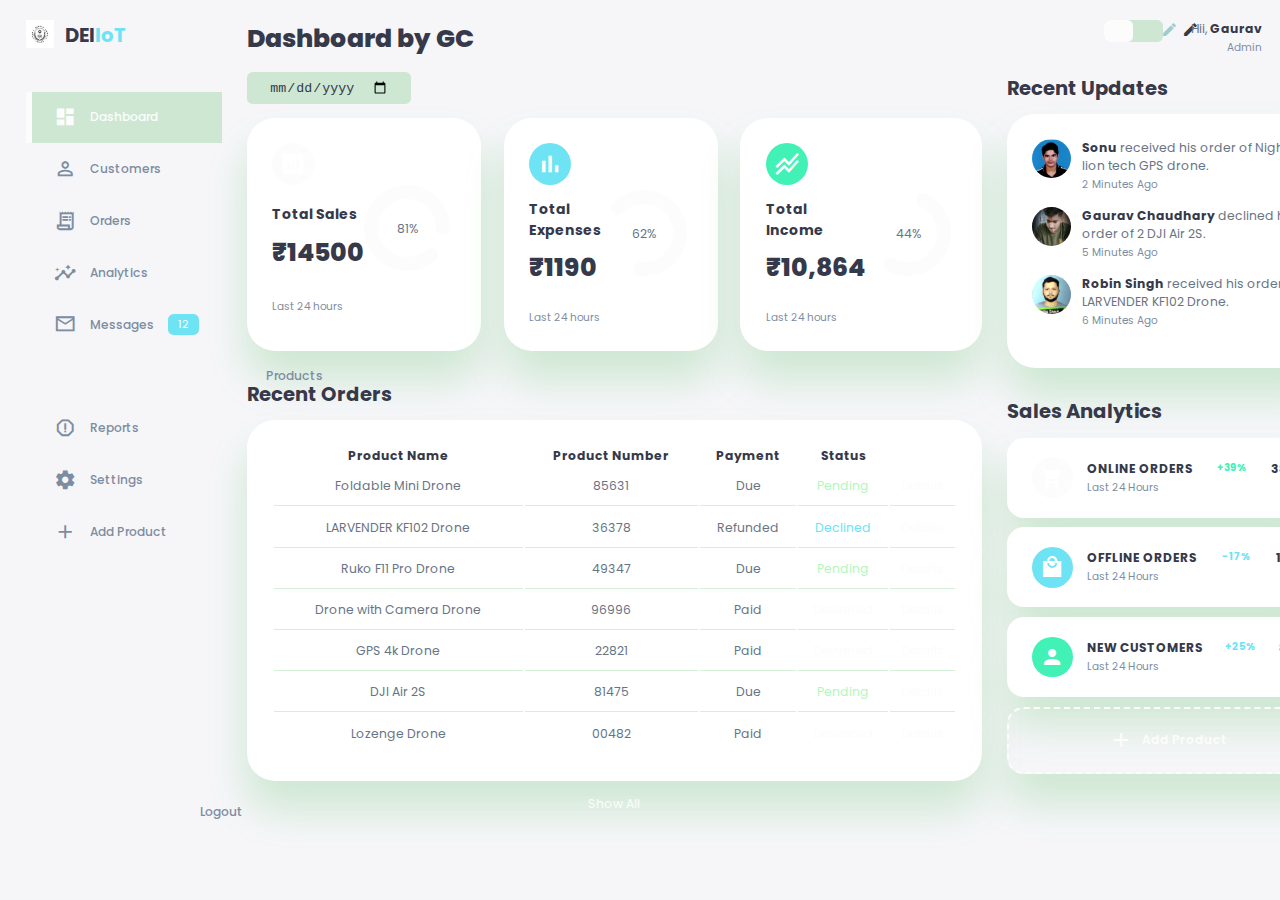
<file: index.html>
<!DOCTYPE html>
<html lang="en">
  <head>
    <meta charset="UTF-8" />
    <meta http-equiv="X-UA-Compatible" content="IE=edge" />
    <meta name="viewport" content="width=device-width, initial-scale=1.0" />
    <title>Admin Dashboard by GC</title>

    <link
      href="https://fonts.googleapis.com/icon?family=Material+Icons+Sharp"
      rel="stylesheet"
    />
    <link rel="stylesheet" href="./style.css" />
  </head>
  <body>
    <div class="container">
      <aside>
        <div class="top">
          <div class="logo">
            <img src="./images/logo.png" alt="Logo" />
            <h2>DEI<span class="danger">IoT</span></h2>
          </div>
          <div class="close" id="close-btn">
            <span class="material-icons-sharp"> close </span>
          </div>
        </div>

        <div class="sidebar">
          <a href="#" class="active">
            <span class="material-icons-sharp"> dashboard </span>
            <h3>Dashboard</h3>
          </a>
          <a href="#">
            <span class="material-icons-sharp"> person_outline </span>
            <h3>Customers</h3>
          </a>
          <a href="#">
            <span class="material-icons-sharp"> receipt_long </span>
            <h3>Orders</h3>
          </a>
          <a href="#">
            <span class="material-icons-sharp"> insights </span>
            <h3>Analytics</h3>
          </a>
          <a href="#">
            <span class="material-icons-sharp"> mail_outline </span>
            <h3>Messages</h3>
            <span class="message-count">12</span>
          </a>
          <a href="#">
            <span class="material-icons-sharp"> inventory </span>
            <h3>Products</h3>
          </a>
          <a href="#">
            <span class="material-icons-sharp"> report_gmailerrorred </span>
            <h3>Reports</h3>
          </a>
          <a href="#">
            <span class="material-icons-sharp"> settings </span>
            <h3>Settings</h3>
          </a>
          <a href="#">
            <span class="material-icons-sharp"> add </span>
            <h3>Add Product</h3>
          </a>
          <a href="login.html">
            <span class="material-icons-sharp"> logout </span>
            <h3>Logout</h3>
          </a>
        </div>
      </aside>

      <main>
        <h1>Dashboard by GC</h1>

        <div class="date">
          <input type="date" />
        </div>

        <div class="insights">
          <!-- SALES -->
          <div class="sales">
            <span class="material-icons-sharp"> analytics </span>
            <div class="middle">
              <div class="left">
                <h3>Total Sales</h3>
                <h1>₹14500</h1>
              </div>
              <div class="progress">
                <svg>
                  <circle cx="38" cy="38" r="36"></circle>
                </svg>
                <div class="number">
                  <p>81%</p>
                </div>
              </div>
            </div>
            <small class="text-muted"> Last 24 hours </small>
          </div>

          <!-- EXPENSES -->
          <div class="expenses">
            <span class="material-icons-sharp"> bar_chart </span>
            <div class="middle">
              <div class="left">
                <h3>Total Expenses</h3>
                <h1>₹1190</h1>
              </div>
              <div class="progress">
                <svg>
                  <circle cx="38" cy="38" r="36"></circle>
                </svg>
                <div class="number">
                  <p>62%</p>
                </div>
              </div>
            </div>
            <small class="text-muted"> Last 24 hours </small>
          </div>

          <!-- INCOME -->
          <div class="income">
            <span class="material-icons-sharp"> stacked_line_chart </span>
            <div class="middle">
              <div class="left">
                <h3>Total Income</h3>
                <h1>₹10,864</h1>
              </div>
              <div class="progress">
                <svg>
                  <circle cx="38" cy="38" r="36"></circle>
                </svg>
                <div class="number">
                  <p>44%</p>
                </div>
              </div>
            </div>
            <small class="text-muted"> Last 24 hours </small>
          </div>
        </div>

        <div class="recent-orders">
          <h2>Recent Orders</h2>
          <table id="recent-orders--table">
            <thead>
              <tr>
                <th>Product Name</th>
                <th>Product Number</th>
                <th>Payment</th>
                <th>Status</th>
                <th></th>
              </tr>
            </thead>
            <!-- Add tbody here | JS insertion -->
          </table>
          <a href="#">Show All</a>
        </div>
      </main>

      <div class="right">
        <div class="top">
          <button id="menu-btn">
            <span class="material-icons-sharp"> menu </span>
          </button>
          <div class="theme-toggler">
            <span class="material-icons-sharp active"> light_mode </span>
            <span class="material-icons-sharp"> dark_mode </span>
          </div>
          <div class="profile">
            <div class="info">
              <p>Hii, <b>Gaurav</b></p>
              <small class="text-muted">Admin</small>
            </div>
            <div class="profile-photo">
              <img src="./images/profile-1.jpg" alt="Profile Picture" />
            </div>
          </div>
        </div>

        <div class="recent-updates">
          <h2>Recent Updates</h2>
          <!-- Add updates div here | JS insertion -->
        </div>

        <div class="sales-analytics">
          <h2>Sales Analytics</h2>
          <div id="analytics">
            <!-- Add items div here | JS insertion -->
          </div>
          <div class="item add-product">
            <div>
              <span class="material-icons-sharp"> add </span>
              <h3>Add Product</h3>
            </div>
          </div>
        </div>
      </div>
    </div>

    <script src="./constants/recent-order-data.js"></script>
    <script src="./constants/update-data.js"></script>
    <script src="./constants/sales-analytics-data.js"></script>
    <script src="./index.js"></script>
  </body>
</html>
</file>
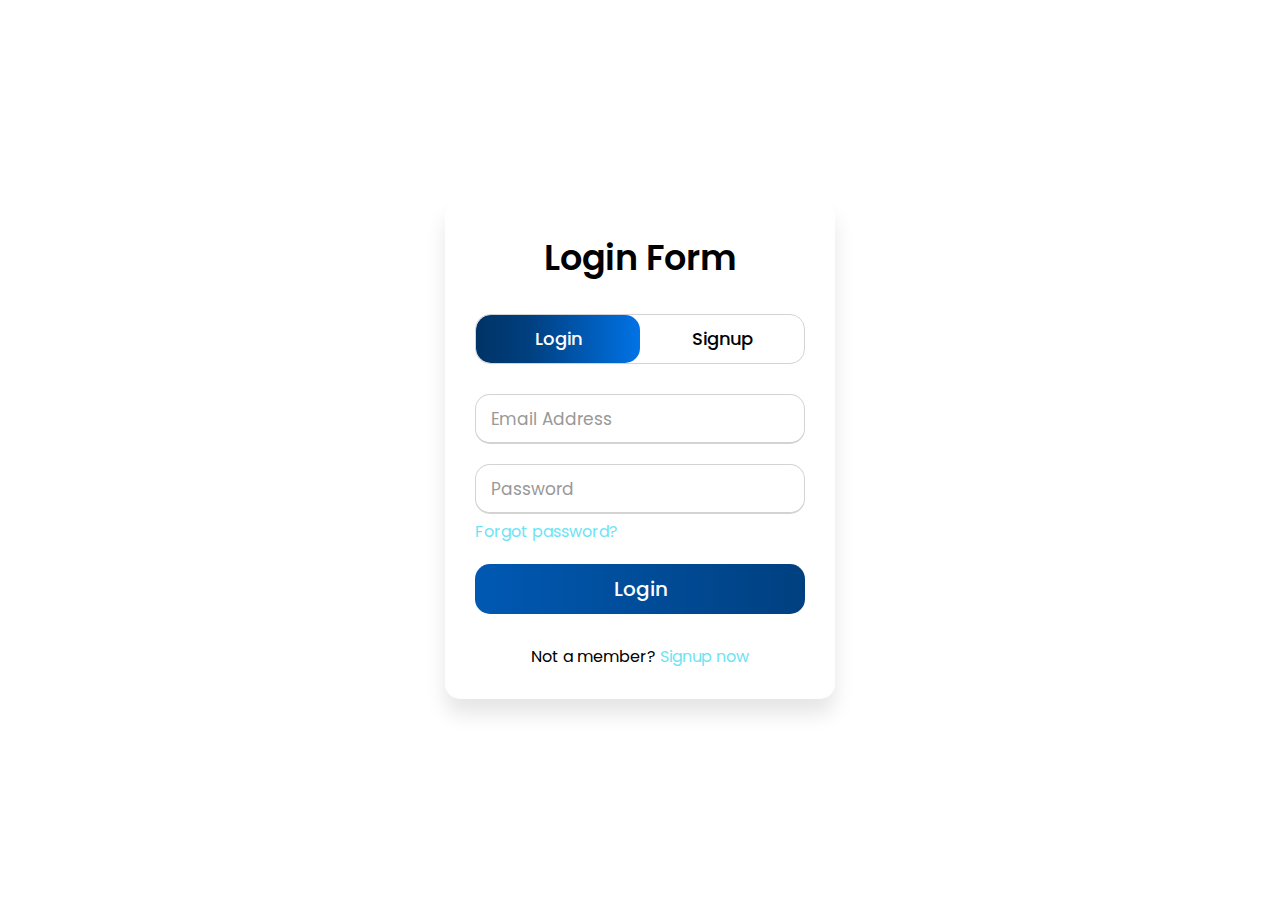
<file: login.html>
<!DOCTYPE html>
<html lang="en" >
<head>
  <meta charset="UTF-8">
  <title>Login &amp; Signup form</title>
  <link rel="stylesheet" href="./style2.css">
  <style>
    body {
        background-image: url('C:\Users\gaurav chaudhary\Desktop\gaurv\images\bg.jpg');
        background-size: cover; /* Adjust as needed */
        background-position: center; /* Adjust as needed */
        /* Optionally, you can add more styling to the body */
    }
</style>
</head>
<body>

    
<!-- partial:index.partial.html -->
<div class="wrapper">
  <div class="title-text">
    <div class="title login">Login Form</div>
    <div class="title signup">Signup Form</div>
  </div>
  <div class="form-container">
    <div class="slide-controls">
      <input type="radio" name="slide" id="login" checked>
      <input type="radio" name="slide" id="signup">
      <label for="login" class="slide login">Login</label>
      <label for="signup" class="slide signup">Signup</label>
      <div class="slider-tab"></div>
    </div>
    <div class="form-inner">
      <form action="index.html" class="login">
        <div class="field">
          <input type="text" placeholder="Email Address" required>
        </div>
        <div class="field">
          <input type="password" placeholder="Password" required>
        </div>
        <div class="pass-link"><a href="#">Forgot password?</a></div>
        <div class="field btn">
          <div class="btn-layer"></div>
          <input type="submit" value="Login">
        </div>
        <div class="signup-link">Not a member? <a href="#">Signup now</a></div>
      </form>
      <form action="#" class="signup">
        <div class="field">
          <input type="text" placeholder="Email Address" required>
        </div>
        <div class="field">
          <input type="password" placeholder="Password" required>
        </div>
        <div class="field">
          <input type="password" placeholder="Confirm password" required>
        </div>
        <div class="field btn">
          <div class="btn-layer"></div>
          <input type="submit" value="Signup">
        </div>
      </form>
    </div>
  </div>
</div>
<!-- partial -->
  <script  src="./index.js"></script>

</body>
</html>
</file>
<file: style.css>
/* DECLARATIONS */
@import url("https://fonts.googleapis.com/css2?family=Poppins:wght@300;400;500;600;700;800&display=swap");

/* ROOT VARIABLES */
:root {
  --color-primary: #fcfcfc;
  --color-danger: #6de3f3;
  --color-success: #41f1b6;
  --color-warning: #b1f7bb;
  --color-white: #fff;
  --color-info-dark: #7d8da1;
  --color-info-light: #dce1eb;
  --color-dark: #363949;
  --color-light: rgba(24 165 32 / 18%);
  --color-primary-variant: #808ad6;
  --color-dark-variant: #677483;
  --color-background: #f6f6f9;

  --card-border-radius: 2rem;
  --border-radius-1: 0.4rem;
  --border-radius-2: 0.8rem;
  --border-radius-3: 1.2rem;

  --card-padding: 1.8rem;
  --padding-1: 1.2rem;

  --box-shadow: 0 2rem 3rem var(--color-light);
}

/* DARK THEME VARIABLES */
.dark-theme-variables {
  --color-background: #1d2942;
  --color-white: #202528;
  --color-dark: #edeffd;
  --color-dark-variant: #a3bdcc;
  --color-light: rgba(0, 0, 0, 0.4);
  --box-shadow: 0 2rem 3rem var(--color-light);
}

/* STYLES */
* {
  margin: 0;
  padding: 0;
  outline: 0;
  appearance: none;
  border: 0;
  text-decoration: none;
  list-style: none;
  box-sizing: border-box;
}
html {
  font-size: 14px;
}
body {
  width: 100vw;
  height: 100vh;
  font-family: poppins, sans-serif;
  font-size: 0.88rem;
  background: var(--color-background);
  user-select: none;
  overflow-x: hidden;
  color: var(--color-dark);
}
.container {
  display: grid;
  width: 96%;
  margin: 0 auto;
  gap: 1.8rem;
  grid-template-columns: 14rem auto 23rem;
}
a {
  color: var(--color-dark);
}
img {
  display: block;
  width: 100%;
}
h1 {
  font-weight: 800;
  font-size: 1.8rem;
}
h2 {
  font-size: 1.4rem;
}
h3 {
  font-size: 0.87rem;
}
h4 {
  font-size: 0.8rem;
}
h5 {
  font-family: 0.77rem;
}
small {
  font-size: 0.75rem;
}
.profile-photo {
  width: 2.8rem;
  height: 2.8rem;
  border-radius: 50%;
  overflow: hidden;
}
.text-muted {
  color: var(--color-info-dark);
}
p {
  color: var(--color-dark-variant);
}
b {
  color: var(--color-dark);
}
.primary {
  color: var(--color-primary);
}
.danger {
  color: var(--color-danger);
}
.success {
  color: var(--color-success);
}
.warning {
  color: var(--color-warning);
}

/* START ASIDE */
aside {
  height: 100vh;
}
aside .top {
  display: flex;
  align-items: center;
  justify-content: space-between;
  margin-top: 1.4rem;
}
aside .logo {
  display: flex;
  gap: 0.8rem;
}
aside .logo img {
  width: 2rem;
  height: 2rem;
}
aside .close {
  display: none;
}

/* START SIDEBAR */
aside .sidebar {
  display: flex;
  flex-direction: column;
  height: 86vh;
  position: relative;
  top: 3rem;
}
aside h3 {
  font-weight: 500;
}
aside .sidebar a {
  display: flex;
  color: var(--color-info-dark);
  margin-left: 2rem;
  gap: 1rem;
  align-items: center;
  position: relative;
  height: 3.7rem;
  transition: all 300ms ease;
}
aside .sidebar a span {
  font-size: 1.6rem;
  transition: all 300ms ease;
}
aside .sidebar a:last-child {
  position: absolute;
  bottom: 2rem;
  width: 100%;
}
aside .sidebar a.active {
  background: var(--color-light);
  color: var(--color-primary);
  margin-left: 0;
}
aside .sidebar a.active:before {
  content: "";
  width: 6px;
  height: 100%;
  background: var(--color-primary);
}
aside .sidebar a.active span {
  color: var(--color-primary);
  margin-left: calc(1rem - 6px);
}
aside .sidebar a:hover {
  color: var(--color-primary);
}
aside .sidebar a:hover span {
  margin-left: 1rem;
}
aside .sidebar .message-count {
  background: var(--color-danger);
  color: var(--color-white);
  padding: 2px 10px;
  font-size: 11px;
  border-radius: var(--border-radius-1);
}
/* END SIDEBAR */
/* END ASIDE */

/* START MAIN */
main {
  margin-top: 1.4rem;
}

/* START DATE INPUT */
main .date {
  display: inline-block;
  background: var(--color-light);
  border-radius: var(--border-radius-1);
  margin-top: 1rem;
  padding: 0.5rem 1.6rem;
}
main .date input[type="date"] {
  background: transparent;
  color: var(--color-dark);
}
/* END DATE INPUT */

/* START INSIGHTS */
main .insights {
  display: grid;
  grid-template-columns: repeat(3, 1fr);
  gap: 1.6rem;
}
main .insights > div {
  background: var(--color-white);
  padding: var(--card-padding);
  border-radius: var(--card-border-radius);
  margin-top: 1rem;
  box-shadow: var(--box-shadow);
  transition: all 300ms ease;
}
main .insights > div:hover {
  cursor: pointer;
  box-shadow: none;
}
main .insights > div span {
  background: var(--color-primary);
  padding: 0.5rem;
  border-radius: 50%;
  color: var(--color-white);
  font-size: 2rem;
}
main .insights > div.expenses span {
  background: var(--color-danger);
}
main .insights > div.income span {
  background: var(--color-success);
}
main .insights > div .middle {
  display: flex;
  align-items: center;
  justify-content: space-between;
}
main .insights h3 {
  margin: 1rem 0 0.6rem;
  font-size: 1rem;
}
main .insights .progress {
  position: relative;
  width: 92px;
  height: 92px;
  border-radius: 50%;
}
main .insights svg {
  width: 7rem;
  height: 7rem;
}
main .insights svg circle {
  fill: none;
  stroke: var(--color-primary);
  stroke-width: 14;
  stroke-linecap: round;
  transform: translate(5px, 5px);
  stroke-dasharray: 110;
  stroke-dashoffset: 92;
}
main .insights .sales svg circle {
  stroke-dashoffset: -30;
  stroke-dasharray: 200;
}
main .insights .expenses svg circle {
  stroke-dashoffset: 20;
  stroke-dasharray: 80;
}
main .insights .income svg circle {
  stroke-dashoffset: 35;
}
main .insights .progress .number {
  position: absolute;
  top: -2px;
  left: -2px;
  height: 100%;
  width: 100%;
  display: flex;
  justify-content: center;
  align-items: center;
}
main .insights small {
  margin-top: 1.6rem;
  display: block;
}
/* END INSIGHTS */

/* START RECENT ORDERS */
main .recent-orders {
  margin-top: 2rem;
}
main .recent-orders h2 {
  margin-bottom: 0.8rem;
}
main .recent-orders table {
  background: var(--color-white);
  width: 100%;
  border-radius: var(--card-border-radius);
  padding: var(--card-padding);
  text-align: center;
  box-shadow: var(--box-shadow);
  transition: all 300ms ease;
}
main .recent-orders table:hover {
  cursor: pointer;
  box-shadow: none;
}
main table tbody td {
  height: 2.8rem;
  border-bottom: 1px solid var(--color-light);
  color: var(--color-dark-variant);
}
main table tbody tr:last-child td {
  border: none;
}
main .recent-orders a {
  text-align: center;
  display: block;
  margin: 1rem auto;
  color: var(--color-primary);
}
/* END RECENT ORDERS */

/* START RIGHT SECTION */
.right {
  margin-top: 1.4rem;
}
.right .top {
  display: flex;
  justify-content: end;
  gap: 2rem;
}
.right .top button {
  display: none;
}
.right .theme-toggler {
  background: var(--color-light);
  display: flex;
  justify-content: space-between;
  align-items: center;
  height: 1.6rem;
  width: 4.2rem;
  cursor: pointer;
  border-radius: var(--border-radius-1);
}
.right .theme-toggler span {
  font-size: 1.2rem;
  width: 50%;
  height: 100%;
  display: flex;
  align-items: center;
  justify-content: center;
}
.right .theme-toggler span.active {
  background: var(--color-primary);
  color: rgb(158, 204, 206);
  border-radius: var(--border-radius-1);
}
.right .top .profile {
  display: flex;
  gap: 2rem;
  text-align: right;
}

/* START RECENT UPDATES */
.right .recent-updates {
  margin-top: 1rem;
}
.right .recent-updates h2 {
  margin-bottom: 0.8rem;
}
.right .recent-updates .updates {
  background: var(--color-white);
  padding: var(--card-padding);
  border-radius: var(--card-border-radius);
  box-shadow: var(--box-shadow);
  transition: all 300ms ease;
}
.right .recent-updates .updates:hover {
  cursor: pointer;
  box-shadow: none;
}
.right .recent-updates .updates .update {
  display: grid;
  grid-template-columns: 2.6rem auto;
  gap: 1rem;
  margin-bottom: 1rem;
}
/* END RECENT UPDATES */

/* START SALES ANALYTICS */
.right .sales-analytics {
  margin-top: 2rem;
}
.right .sales-analytics h2 {
  margin-bottom: 0.8rem;
}
.right .sales-analytics .item {
  background: var(--color-white);
  display: flex;
  align-items: center;
  gap: 1rem;
  margin-bottom: 0.7rem;
  padding: 1.4rem var(--card-padding);
  border-radius: var(--border-radius-3);
  box-shadow: var(--box-shadow);
  transition: all 300ms ease;
}
.right .sales-analytics .item:hover {
  cursor: pointer;
  box-shadow: none;
}
.right .sales-analytics .item .right {
  display: flex;
  justify-content: space-between;
  align-items: start;
  margin: 0;
  width: 100%;
}
.right .sales-analytics .item .icon {
  padding: 0.6rem;
  color: var(--color-white);
  border-radius: 50%;
  background: var(--color-primary);
  display: flex;
}
.right .sales-analytics .item.offline .icon {
  background: var(--color-danger);
}
.right .sales-analytics .item.customers .icon {
  background: var(--color-success);
}
.right .sales-analytics .add-product {
  background: transparent;
  border: 2px dashed var(--color-primary);
  color: var(--color-primary);
  display: flex;
  align-items: center;
  justify-content: center;
}
.right .sales-analytics .add-product:hover {
  background: var(--color-primary);
  color: rgb(192, 215, 194);
}
.right .sales-analytics .add-product div {
  display: flex;
  align-items: center;
  gap: 0.6rem;
}
.right .sales-analytics .add-product h3 {
  font-weight: 600;
}
/* END SALES ANALYTICS */
/* END RIGHT SECTION */

/* START MEDIA QUERIES */
/* TABLETS AND SMALL LAPTOPS */
@media screen and (max-width: 1200px) {
  .container {
    width: 94%;
    grid-template-columns: 7rem auto 23rem;
  }
  aside .logo h2 {
    display: none;
  }
  aside .sidebar h3 {
    display: none;
  }
  aside .sidebar a {
    width: 5.6rem;
  }
  aside .sidebar a:last-child {
    position: relative;
    margin-top: 1.8rem;
  }
  main .insights {
    grid-template-columns: 1fr;
    gap: 0;
  }
  main .recent-orders {
    width: 94%;
    position: absolute;
    left: 50%;
    transform: translateX(-50%);
    margin: 2rem 0 0 8.8rem;
  }
  main .recent-orders table {
    width: 83vw;
  }
  main .recent-orders table thead tr th:first-child,
  main .recent-orders table thead tr th:last-child {
    display: none;
  }
  main .recent-orders table tbody tr td:first-child,
  main .recent-orders table tbody tr td:last-child {
    display: none;
  }
}

/* SMALL TABLETS AND MOBILE */
@media screen and (max-width: 768px) {
  .container {
    width: 100%;
    grid-template-columns: 1fr;
  }
  aside {
    position: fixed;
    left: -100%;
    background: var(--color-white);
    width: 18rem;
    z-index: 3;
    box-shadow: 1rem 3rem 4rem var(--color-light);
    height: 100vh;
    padding-right: var(--card-padding);
    display: none;
    animation: showMenu 400ms ease forwards;
  }
  @keyframes showMenu {
    to {
      left: 0;
    }
  }
  aside .logo {
    margin-left: 1rem;
  }
  aside .logo h2 {
    display: inline;
  }
  aside .sidebar h3 {
    display: inline;
  }
  aside .sidebar a {
    width: 100%;
    height: 3.4rem;
  }
  aside .sidebar a:last-child {
    position: absolute;
    bottom: 5rem;
  }
  aside .close {
    display: inline-block;
    cursor: pointer;
  }
  main {
    margin-top: 8rem;
    padding: 0 1rem;
  }
  main .recent-orders {
    position: relative;
    margin: 3rem 0 0 0;
    width: 100%;
  }
  main .recent-orders table {
    width: 100%;
    margin: 0;
  }
  .right {
    width: 94%;
    margin: 0 auto 4rem;
  }
  .right .top {
    position: fixed;
    top: 0;
    left: 0;
    align-items: center;
    padding: 0 0.8rem;
    height: 4.6rem;
    background: var(--color-white);
    width: 100%;
    margin: 0;
    z-index: 2;
    box-shadow: 0 1rem 1rem var(--color-light);
  }
  .right .top .theme-toggler {
    width: 4.4rem;
    position: absolute;
    left: 66%;
  }
  .right .top .profile .info {
    display: none;
  }
  .right .top button {
    display: inline-block;
    background: transparent;
    cursor: pointer;
    color: var(--color-dark);
    position: absolute;
    left: 1rem;
  }
  .right .top button span {
    font-size: 2rem;
  }
}
/* END MEDIA QUERIES */
</file>
<file: style2.css>
@import url("https://fonts.googleapis.com/css?family=Poppins:400,500,600,700&display=swap");
* {
  margin: 0;
  padding: 0;
  box-sizing: border-box;
  font-family: "Poppins", sans-serif;
}
html,
body {
  display: grid;
  height: 100%;
  width: 100%;
  place-items: center;
  background-image: url('C:\Users\gaurav chaudhary\Desktop\gaurv\images\bg.jpg'); /* Replace 'path/to/your/image.jpg' with your image path */
    background-size: cover; /* Adjust as needed */
    background-position: center; /* Adjust as needed */
}
::selection {
  background: #1a75ff;
  color: #fff;
}
.wrapper {
  overflow: hidden;
  max-width: 390px;
  background: #fff;
  padding: 30px;
  border-radius: 15px;
  box-shadow: 0px 15px 20px rgba(0, 0, 0, 0.1);
}
.wrapper .title-text {
  display: flex;
  width: 200%;
}
.wrapper .title {
  width: 50%;
  font-size: 35px;
  font-weight: 600;
  text-align: center;
  transition: all 0.6s cubic-bezier(0.68, -0.55, 0.265, 1.55);
}
.wrapper .slide-controls {
  position: relative;
  display: flex;
  height: 50px;
  width: 100%;
  overflow: hidden;
  margin: 30px 0 10px 0;
  justify-content: space-between;
  border: 1px solid lightgrey;
  border-radius: 15px;
}
.slide-controls .slide {
  height: 100%;
  width: 100%;
  color: #fff;
  font-size: 18px;
  font-weight: 500;
  text-align: center;
  line-height: 48px;
  cursor: pointer;
  z-index: 1;
  transition: all 0.6s ease;
}
.slide-controls label.signup {
  color: #000;
}
.slide-controls .slider-tab {
  position: absolute;
  height: 100%;
  width: 50%;
  left: 0;
  z-index: 0;
  border-radius: 15px;
  background: -webkit-linear-gradient(left, #003366, #004080, #0059b3, #0073e6);
  transition: all 0.6s cubic-bezier(0.68, -0.55, 0.265, 1.55);
}
input[type="radio"] {
  display: none;
}
#signup:checked ~ .slider-tab {
  left: 50%;
}
#signup:checked ~ label.signup {
  color: #fff;
  cursor: default;
  user-select: none;
}
#signup:checked ~ label.login {
  color: #000;
}
#login:checked ~ label.signup {
  color: #000;
}
#login:checked ~ label.login {
  cursor: default;
  user-select: none;
}
.wrapper .form-container {
  width: 100%;
  overflow: hidden;
}
.form-container .form-inner {
  display: flex;
  width: 200%;
}
.form-container .form-inner form {
  width: 50%;
  transition: all 0.6s cubic-bezier(0.68, -0.55, 0.265, 1.55);
}
.form-inner form .field {
  height: 50px;
  width: 100%;
  margin-top: 20px;
}
.form-inner form .field input {
  height: 100%;
  width: 100%;
  outline: none;
  padding-left: 15px;
  border-radius: 15px;
  border: 1px solid lightgrey;
  border-bottom-width: 2px;
  font-size: 17px;
  transition: all 0.3s ease;
}
.form-inner form .field input:focus {
  border-color: #6de3f3;
  /* box-shadow: inset 0 0 3px #fb6aae; */
}
.form-inner form .field input::placeholder {
  color: #999;
  transition: all 0.3s ease;
}
form .field input:focus::placeholder {
  color: #6de3f3;
}
.form-inner form .pass-link {
  margin-top: 5px;
}
.form-inner form .signup-link {
  text-align: center;
  margin-top: 30px;
}
.form-inner form .pass-link a,
.form-inner form .signup-link a {
  color: #6de3f3;
  text-decoration: none;
}
.form-inner form .pass-link a:hover,
.form-inner form .signup-link a:hover {
  text-decoration: underline;
}
form .btn {
  height: 50px;
  width: 100%;
  border-radius: 15px;
  position: relative;
  overflow: hidden;
}
form .btn .btn-layer {
  height: 100%;
  width: 300%;
  position: absolute;
  left: -100%;
  background: -webkit-linear-gradient(
    right,
    #08c794,
    #004080,
    #0059b3,
    #0073e6
  );
  border-radius: 15px;
  transition: all 0.4s ease;
}
form .btn:hover .btn-layer {
  left: 0;
}
form .btn input[type="submit"] {
  height: 100%;
  width: 100%;
  z-index: 1;
  position: relative;
  background: none;
  border: none;
  color: #fff;
  padding-left: 0;
  border-radius: 15px;
  font-size: 20px;
  font-weight: 500;
  cursor: pointer;
}
</file>
